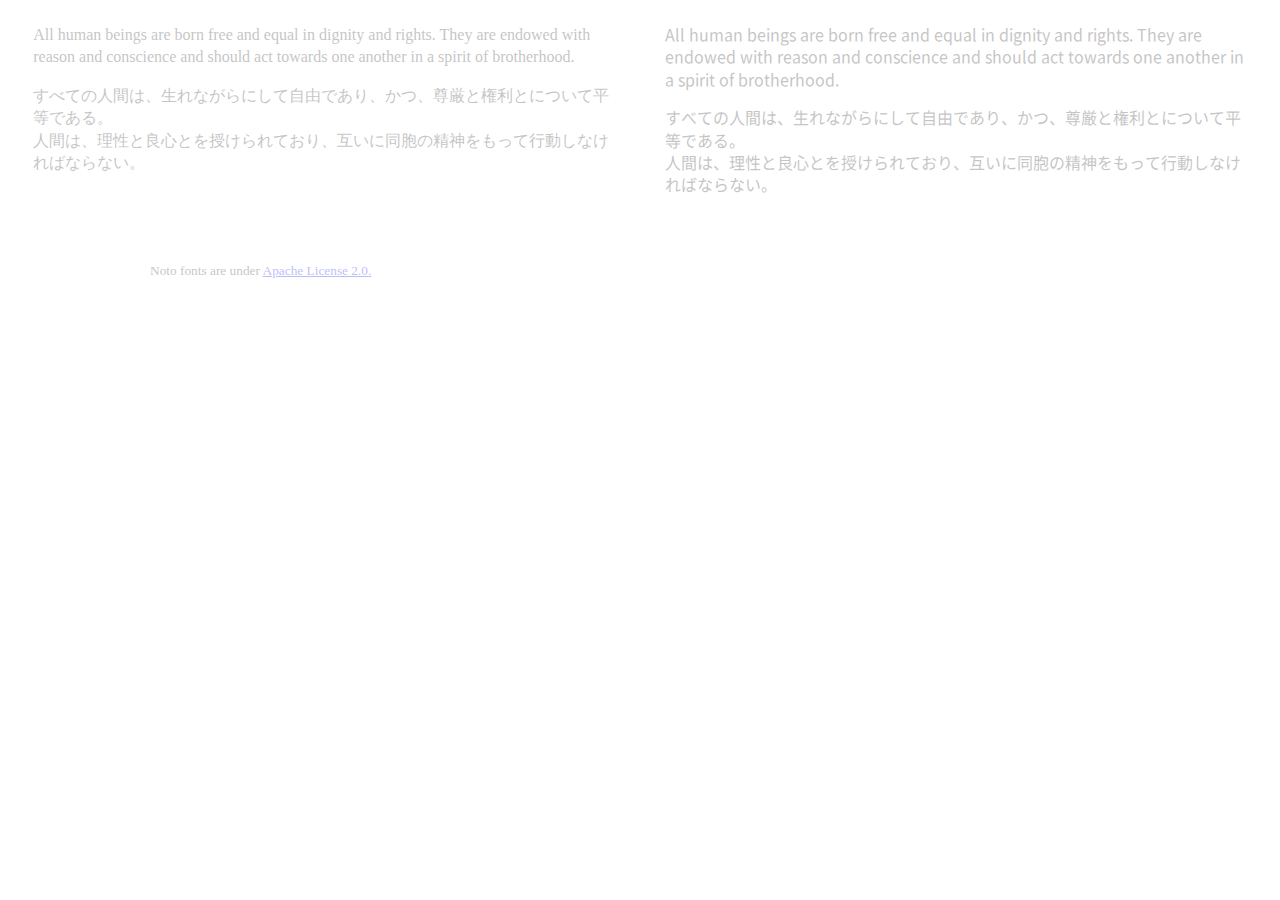
<file: docs/sample/index.html>
<!DOCTYPE html>
<html lang="ja">
<head>
    <meta charset="utf-8">
    <meta http-equiv="X-UA-Compatible" content="IE=edge">
    <title>Noto Sans フォント埋め込みサンプル</title>
    <meta name="viewport" content="width=device-width, initial-scale=1">
    <!--<link rel="stylesheet" href="//fonts.googleapis.com/earlyaccess/notosansjp.css">-->
    <link rel="stylesheet" href="../common/css/dlex.css">
    <link rel="stylesheet" href="../common/css/noto.css">
    <link rel="stylesheet" href="../common/css/main.css">
</head>
<body style="display: none;">
<div class="flx-row">
    <div class="flx-col container sans-serif">
        <p class="regular">All human beings are born free and equal in dignity and rights. They are endowed with reason
            and conscience and should act towards one another in a spirit of brotherhood.</p>
        <p class="regular">すべての人間は、生れながらにして自由であり、かつ、尊厳と権利とについて平等である。<br>人間は、理性と良心とを授けられており、互いに同胞の精神をもって行動しなければならない。</p>

    </div>
    <div class="flx-col container noto-jp">

        <p class="regular">All human beings are born free and equal in dignity and rights. They are endowed with reason
            and conscience and should act towards one another in a spirit of brotherhood.</p>
        <p class="regular">すべての人間は、生れながらにして自由であり、かつ、尊厳と権利とについて平等である。<br>人間は、理性と良心とを授けられており、互いに同胞の精神をもって行動しなければならない。</p>

    </div>
</div>
<div class="container">
    <p> <small>Noto fonts are under <a href="http://www.apache.org/licenses/LICENSE-2.0.html">Apache License 2.0.</a> </small> </p>


<script type="text/javascript" src="https://ajax.googleapis.com/ajax/libs/jquery/1.8.3/jquery.min.js"></script>
<script>
    $(window).load(function(){
        $('body').fadeIn(2000);
    });

</script>
</body>
</html>
</file>
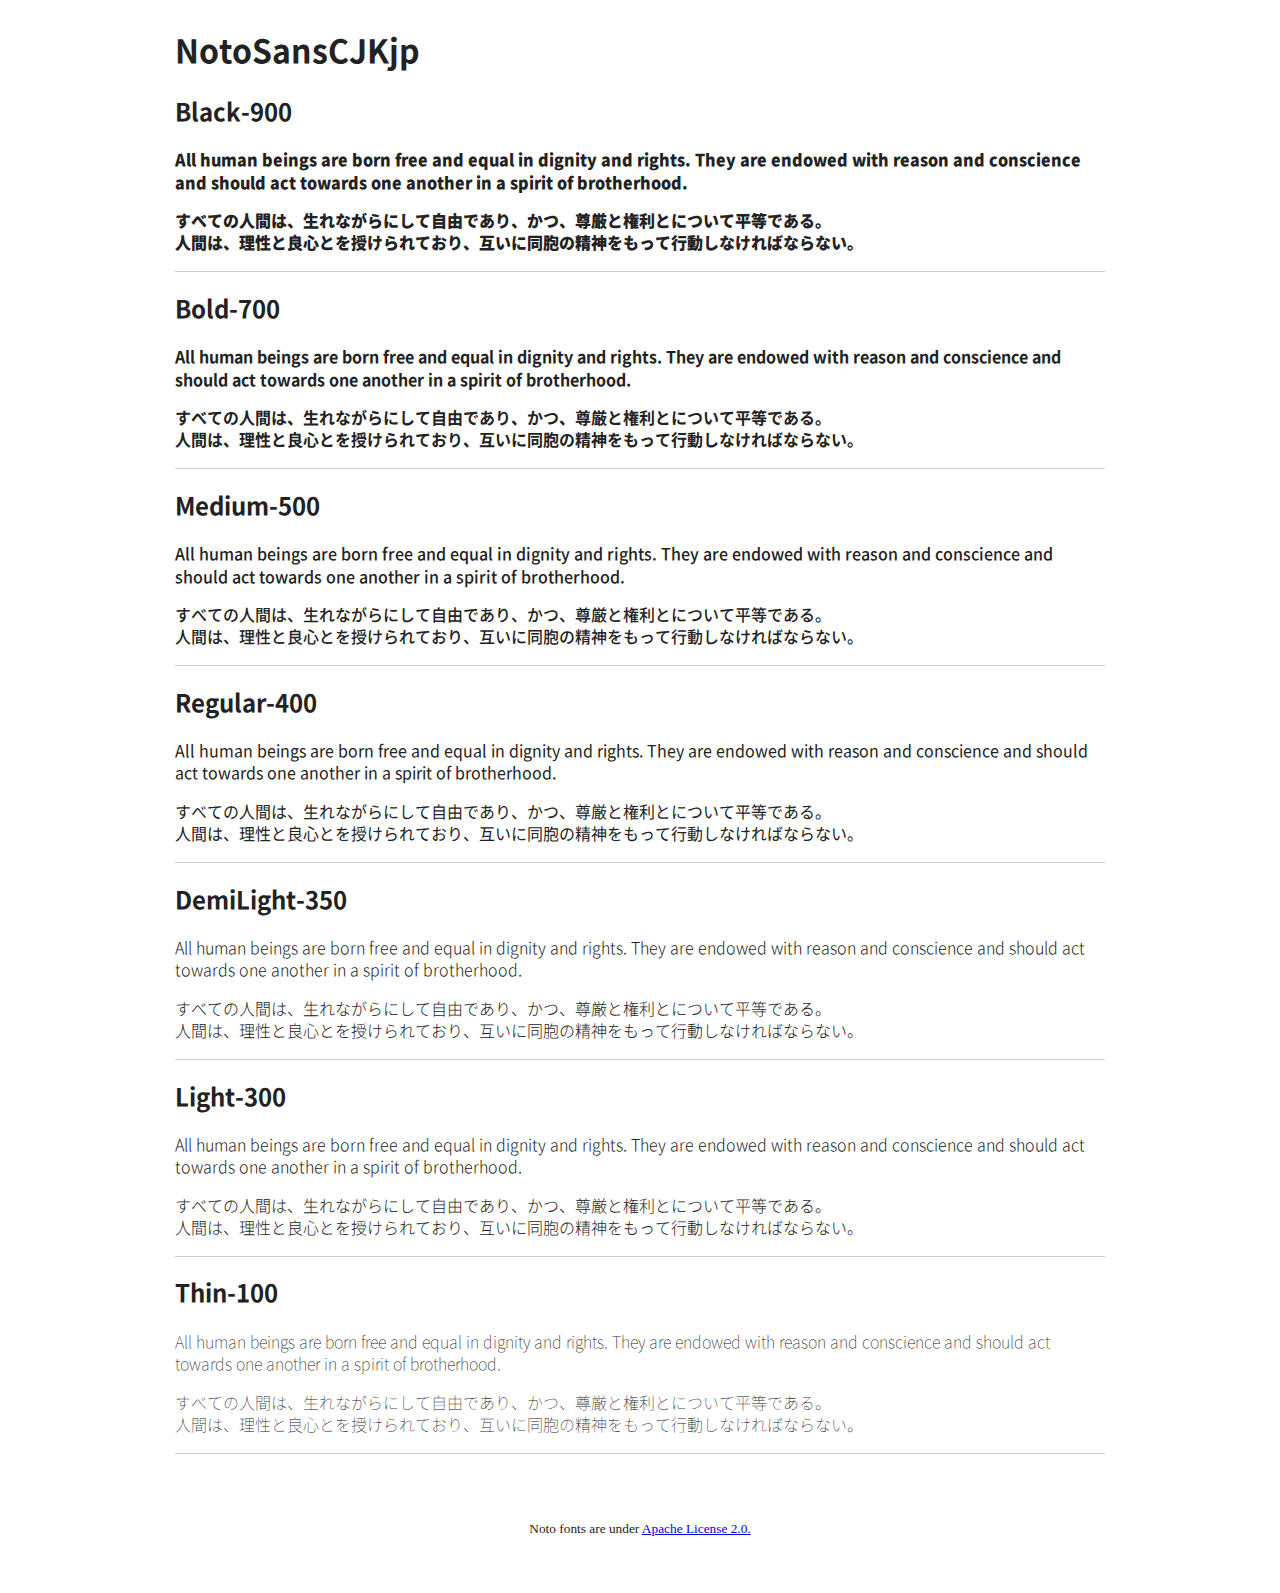
<file: docs/subset/index.html>
<!DOCTYPE html>
<html lang="ja">
<head>
    <meta charset="utf-8">
    <meta http-equiv="X-UA-Compatible" content="IE=edge">
    <title>Noto Sans フォント埋め込みサンプル</title>
    <meta name="viewport" content="width=device-width, initial-scale=1">
    <link rel="stylesheet" href="../common/css/dlex.css">
    <link rel="stylesheet" href="../common/css/noto.css">
    <link rel="stylesheet" href="../common/css/main.css">
</head>
<body class="noto">
<div class="flx-row">
    <div class="flx-col container noto-jp">
        <h1>NotoSansCJKjp</h1>
        <h2>Black-900</h2>
        <p class="black">All human beings are born free and equal in dignity and rights. They are endowed with reason
            and conscience and should act towards one another in a spirit of brotherhood.</p>
        <p class="black">すべての人間は、生れながらにして自由であり、かつ、尊厳と権利とについて平等である。<br>人間は、理性と良心とを授けられており、互いに同胞の精神をもって行動しなければならない。</p>
        <hr>
        <h2>Bold-700</h2>
        <p class="bold">All human beings are born free and equal in dignity and rights. They are endowed with reason and
            conscience and should act towards one another in a spirit of brotherhood.</p>
        <p class="bold">すべての人間は、生れながらにして自由であり、かつ、尊厳と権利とについて平等である。<br>人間は、理性と良心とを授けられており、互いに同胞の精神をもって行動しなければならない。</p>
        <hr>
        <h2>Medium-500</h2>
        <p class="medium">All human beings are born free and equal in dignity and rights. They are endowed with reason
            and conscience and should act towards one another in a spirit of brotherhood.</p>
        <p class="medium">すべての人間は、生れながらにして自由であり、かつ、尊厳と権利とについて平等である。<br>人間は、理性と良心とを授けられており、互いに同胞の精神をもって行動しなければならない。</p>
        <hr>
        <h2>Regular-400</h2>
        <p class="regular">All human beings are born free and equal in dignity and rights. They are endowed with reason
            and conscience and should act towards one another in a spirit of brotherhood.</p>
        <p class="regular">すべての人間は、生れながらにして自由であり、かつ、尊厳と権利とについて平等である。<br>人間は、理性と良心とを授けられており、互いに同胞の精神をもって行動しなければならない。</p>
        <hr>
        <h2>DemiLight-350</h2>
        <p class="demi-light">All human beings are born free and equal in dignity and rights. They are endowed with
            reason and conscience and should act towards one another in a spirit of brotherhood.</p>
        <p class="demi-light">すべての人間は、生れながらにして自由であり、かつ、尊厳と権利とについて平等である。<br>人間は、理性と良心とを授けられており、互いに同胞の精神をもって行動しなければならない。
        </p>
        <hr>
        <h2>Light-300</h2>
        <p class="light">All human beings are born free and equal in dignity and rights. They are endowed with reason
            and conscience and should act towards one another in a spirit of brotherhood.</p>
        <p class="light">すべての人間は、生れながらにして自由であり、かつ、尊厳と権利とについて平等である。<br>人間は、理性と良心とを授けられており、互いに同胞の精神をもって行動しなければならない。</p>
        <hr>
        <h2>Thin-100</h2>
        <p class="thin">All human beings are born free and equal in dignity and rights. They are endowed with reason and
            conscience and should act towards one another in a spirit of brotherhood.</p>
        <p class="thin">すべての人間は、生れながらにして自由であり、かつ、尊厳と権利とについて平等である。<br>人間は、理性と良心とを授けられており、互いに同胞の精神をもって行動しなければならない。</p>
        <hr>

    </div>
</div>
<div class="container cp">
    <p>
        <small>Noto fonts are under <a href="http://www.apache.org/licenses/LICENSE-2.0.html">Apache License 2.0.</a>
        </small>
    </p>
</div>
</body>
</html>
</file>
<file: docs/common/css/dlex.css>
.flx-row {
    box-sizing: border-box;
    display: -webkit-box;
    display: -ms-flexbox;
    display: flex;
    -webkit-box-flex: 0;
    -ms-flex: 0 1 auto;
    flex: 0 1 auto;
    -webkit-box-orient: horizontal;
    -webkit-box-direction: normal;
    -ms-flex-direction: row;
    flex-direction: row;
    -ms-flex-wrap: wrap;
    flex-wrap: wrap; }

.flx-row.reverse {
    -webkit-box-orient: horizontal;
    -webkit-box-direction: reverse;
    -ms-flex-direction: row-reverse;
    flex-direction: row-reverse; }

.flx-col.reverse {
    -webkit-box-orient: vertical;
    -webkit-box-direction: reverse;
    -ms-flex-direction: column-reverse;
    flex-direction: column-reverse; }

.flx-col,
.flx-col-1,
.flx-col-2,
.flx-col-3,
.flx-col-4,
.flx-col-5,
.flx-col-6,
.flx-col-7,
.flx-col-8,
.flx-col-9,
.flx-col-10,
.flx-col-11,
.flx-col-12,
.flx-col-offset-0,
.flx-col-offset-1,
.flx-col-offset-2,
.flx-col-offset-3,
.flx-col-offset-4,
.flx-col-offset-5,
.flx-col-offset-6,
.flx-col-offset-7,
.flx-col-offset-8,
.flx-col-offset-9,
.flx-col-offset-10,
.flx-col-offset-11,
.flx-col-offset-12 {
    box-sizing: border-box;
    -webkit-box-flex: 0;
    -ms-flex: 0 0 auto;
    flex: 0 0 auto; }

.flx-col {
    -webkit-box-flex: 1;
    -ms-flex-positive: 1;
    flex-grow: 1;
    -ms-flex-preferred-size: 0;
    flex-basis: 0;
    max-width: 100%; }

.flx-col-1 {
    -ms-flex-preferred-size: 8.33333333%;
    flex-basis: 8.33333333%;
    max-width: 8.33333333%; }

.flx-col-2 {
    -ms-flex-preferred-size: 16.66666667%;
    flex-basis: 16.66666667%;
    max-width: 16.66666667%; }

.flx-col-3 {
    -ms-flex-preferred-size: 25%;
    flex-basis: 25%;
    max-width: 25%; }

.flx-col-4 {
    -ms-flex-preferred-size: 33.33333333%;
    flex-basis: 33.33333333%;
    max-width: 33.33333333%; }

.flx-col-5 {
    -ms-flex-preferred-size: 41.66666667%;
    flex-basis: 41.66666667%;
    max-width: 41.66666667%; }

.flx-col-6 {
    -ms-flex-preferred-size: 50%;
    flex-basis: 50%;
    max-width: 50%; }

.flx-col-7 {
    -ms-flex-preferred-size: 58.33333333%;
    flex-basis: 58.33333333%;
    max-width: 58.33333333%; }

.flx-col-8 {
    -ms-flex-preferred-size: 66.66666667%;
    flex-basis: 66.66666667%;
    max-width: 66.66666667%; }

.flx-col-9 {
    -ms-flex-preferred-size: 75%;
    flex-basis: 75%;
    max-width: 75%; }

.flx-col-10 {
    -ms-flex-preferred-size: 83.33333333%;
    flex-basis: 83.33333333%;
    max-width: 83.33333333%; }

.flx-col-11 {
    -ms-flex-preferred-size: 91.66666667%;
    flex-basis: 91.66666667%;
    max-width: 91.66666667%; }

.flx-col-12 {
    -ms-flex-preferred-size: 100%;
    flex-basis: 100%;
    max-width: 100%; }

.flx-col-offset-0 {
    margin-left: 0; }

.flx-col-offset-1 {
    margin-left: 8.33333333%; }

.flx-col-offset-2 {
    margin-left: 16.66666667%; }

.flx-col-offset-3 {
    margin-left: 25%; }

.flx-col-offset-4 {
    margin-left: 33.33333333%; }

.flx-col-offset-5 {
    margin-left: 41.66666667%; }

.flx-col-offset-6 {
    margin-left: 50%; }

.flx-col-offset-7 {
    margin-left: 58.33333333%; }

.flx-col-offset-8 {
    margin-left: 66.66666667%; }

.flx-col-offset-9 {
    margin-left: 75%; }

.flx-col-offset-10 {
    margin-left: 83.33333333%; }

.flx-col-offset-11 {
    margin-left: 91.66666667%; }

.flx-start {
    -webkit-box-pack: start;
    -ms-flex-pack: start;
    justify-content: flex-start;
    text-align: start; }

.flx-center {
    -webkit-box-pack: center;
    -ms-flex-pack: center;
    justify-content: center;
    text-align: center; }

.flx-end {
    -webkit-box-pack: end;
    -ms-flex-pack: end;
    justify-content: flex-end;
    text-align: end; }

.flx-top {
    -webkit-box-align: start;
    -ms-flex-align: start;
    align-items: flex-start; }

.flx-middle {
    -webkit-box-align: center;
    -ms-flex-align: center;
    align-items: center; }

.flx-bottom {
    -webkit-box-align: end;
    -ms-flex-align: end;
    align-items: flex-end; }

.flx-around {
    -ms-flex-pack: distribute;
    justify-content: space-around; }

.flx-between {
    -webkit-box-pack: justify;
    -ms-flex-pack: justify;
    justify-content: space-between; }

.flx-first {
    -webkit-box-ordinal-group: 0;
    -ms-flex-order: -1;
    order: -1; }

.flx-last {
    -webkit-box-ordinal-group: 2;
    -ms-flex-order: 1;
    order: 1; }

.flx-auto-ml {
    margin-left: auto; }

.flx-auto-mr {
    margin-right: auto; }

@media only screen and (min-width: 480px) {
    .flx-col-sm,
    .flx-col-sm-1,
    .flx-col-sm-2,
    .flx-col-sm-3,
    .flx-col-sm-4,
    .flx-col-sm-5,
    .flx-col-sm-6,
    .flx-col-sm-7,
    .flx-col-sm-8,
    .flx-col-sm-9,
    .flx-col-sm-10,
    .flx-col-sm-11,
    .flx-col-sm-12,
    .flx-col-sm-offset-0,
    .flx-col-sm-offset-1,
    .flx-col-sm-offset-2,
    .flx-col-sm-offset-3,
    .flx-col-sm-offset-4,
    .flx-col-sm-offset-5,
    .flx-col-sm-offset-6,
    .flx-col-sm-offset-7,
    .flx-col-sm-offset-8,
    .flx-col-sm-offset-9,
    .flx-col-sm-offset-10,
    .flx-col-sm-offset-11,
    .flx-col-sm-offset-12 {
        box-sizing: border-box;
        -webkit-box-flex: 0;
        -ms-flex: 0 0 auto;
        flex: 0 0 auto; }

    .flx-col-sm {
        -webkit-box-flex: 1;
        -ms-flex-positive: 1;
        flex-grow: 1;
        -ms-flex-preferred-size: 0;
        flex-basis: 0;
        max-width: 100%; }

    .flx-col-sm-1 {
        -ms-flex-preferred-size: 8.33333333%;
        flex-basis: 8.33333333%;
        max-width: 8.33333333%; }

    .flx-col-sm-2 {
        -ms-flex-preferred-size: 16.66666667%;
        flex-basis: 16.66666667%;
        max-width: 16.66666667%; }

    .flx-col-sm-3 {
        -ms-flex-preferred-size: 25%;
        flex-basis: 25%;
        max-width: 25%; }

    .flx-col-sm-4 {
        -ms-flex-preferred-size: 33.33333333%;
        flex-basis: 33.33333333%;
        max-width: 33.33333333%; }

    .flx-col-sm-5 {
        -ms-flex-preferred-size: 41.66666667%;
        flex-basis: 41.66666667%;
        max-width: 41.66666667%; }

    .flx-col-sm-6 {
        -ms-flex-preferred-size: 50%;
        flex-basis: 50%;
        max-width: 50%; }

    .flx-col-sm-7 {
        -ms-flex-preferred-size: 58.33333333%;
        flex-basis: 58.33333333%;
        max-width: 58.33333333%; }

    .flx-col-sm-8 {
        -ms-flex-preferred-size: 66.66666667%;
        flex-basis: 66.66666667%;
        max-width: 66.66666667%; }

    .flx-col-sm-9 {
        -ms-flex-preferred-size: 75%;
        flex-basis: 75%;
        max-width: 75%; }

    .flx-col-sm-10 {
        -ms-flex-preferred-size: 83.33333333%;
        flex-basis: 83.33333333%;
        max-width: 83.33333333%; }

    .flx-col-sm-11 {
        -ms-flex-preferred-size: 91.66666667%;
        flex-basis: 91.66666667%;
        max-width: 91.66666667%; }

    .flx-col-sm-12 {
        -ms-flex-preferred-size: 100%;
        flex-basis: 100%;
        max-width: 100%; }

    .flx-col-sm-offset-0 {
        margin-left: 0; }

    .flx-col-sm-offset-1 {
        margin-left: 8.33333333%; }

    .flx-col-sm-offset-2 {
        margin-left: 16.66666667%; }

    .flx-col-sm-offset-3 {
        margin-left: 25%; }

    .flx-col-sm-offset-4 {
        margin-left: 33.33333333%; }

    .flx-col-sm-offset-5 {
        margin-left: 41.66666667%; }

    .flx-col-sm-offset-6 {
        margin-left: 50%; }

    .flx-col-sm-offset-7 {
        margin-left: 58.33333333%; }

    .flx-col-sm-offset-8 {
        margin-left: 66.66666667%; }

    .flx-col-sm-offset-9 {
        margin-left: 75%; }

    .flx-col-sm-offset-10 {
        margin-left: 83.33333333%; }

    .flx-col-sm-offset-11 {
        margin-left: 91.66666667%; }

    .flx-start-sm {
        -webkit-box-pack: start;
        -ms-flex-pack: start;
        justify-content: flex-start;
        text-align: start; }

    .flx-center-sm {
        -webkit-box-pack: center;
        -ms-flex-pack: center;
        justify-content: center;
        text-align: center; }

    .flx-end-sm {
        -webkit-box-pack: end;
        -ms-flex-pack: end;
        justify-content: flex-end;
        text-align: end; }

    .flx-top-sm {
        -webkit-box-align: start;
        -ms-flex-align: start;
        align-items: flex-start; }

    .flx-middle-sm {
        -webkit-box-align: center;
        -ms-flex-align: center;
        align-items: center; }

    .flx-bottom-sm {
        -webkit-box-align: end;
        -ms-flex-align: end;
        align-items: flex-end; }

    .flx-around-sm {
        -ms-flex-pack: distribute;
        justify-content: space-around; }

    .flx-between-sm {
        -webkit-box-pack: justify;
        -ms-flex-pack: justify;
        justify-content: space-between; }

    .flx-first-sm {
        -webkit-box-ordinal-group: 0;
        -ms-flex-order: -1;
        order: -1; }

    .flx-last-sm {
        -webkit-box-ordinal-group: 2;
        -ms-flex-order: 1;
        order: 1; }

    .flx-auto-ml-sm {
        margin-left: auto; }

    .flx-auto-mr-sm {
        margin-right: auto; } }
@media only screen and (min-width: 767px) {
    .flx-col-md,
    .flx-col-md-1,
    .flx-col-md-2,
    .flx-col-md-3,
    .flx-col-md-4,
    .flx-col-md-5,
    .flx-col-md-6,
    .flx-col-md-7,
    .flx-col-md-8,
    .flx-col-md-9,
    .flx-col-md-10,
    .flx-col-md-11,
    .flx-col-md-12,
    .flx-col-md-offset-0,
    .flx-col-md-offset-1,
    .flx-col-md-offset-2,
    .flx-col-md-offset-3,
    .flx-col-md-offset-4,
    .flx-col-md-offset-5,
    .flx-col-md-offset-6,
    .flx-col-md-offset-7,
    .flx-col-md-offset-8,
    .flx-col-md-offset-9,
    .flx-col-md-offset-10,
    .flx-col-md-offset-11,
    .flx-col-md-offset-12 {
        box-sizing: border-box;
        -webkit-box-flex: 0;
        -ms-flex: 0 0 auto;
        flex: 0 0 auto; }

    .flx-col-md {
        -webkit-box-flex: 1;
        -ms-flex-positive: 1;
        flex-grow: 1;
        -ms-flex-preferred-size: 0;
        flex-basis: 0;
        max-width: 100%; }

    .flx-col-md-1 {
        -ms-flex-preferred-size: 8.33333333%;
        flex-basis: 8.33333333%;
        max-width: 8.33333333%; }

    .flx-col-md-2 {
        -ms-flex-preferred-size: 16.66666667%;
        flex-basis: 16.66666667%;
        max-width: 16.66666667%; }

    .flx-col-md-3 {
        -ms-flex-preferred-size: 25%;
        flex-basis: 25%;
        max-width: 25%; }

    .flx-col-md-4 {
        -ms-flex-preferred-size: 33.33333333%;
        flex-basis: 33.33333333%;
        max-width: 33.33333333%; }

    .flx-col-md-5 {
        -ms-flex-preferred-size: 41.66666667%;
        flex-basis: 41.66666667%;
        max-width: 41.66666667%; }

    .flx-col-md-6 {
        -ms-flex-preferred-size: 50%;
        flex-basis: 50%;
        max-width: 50%; }

    .flx-col-md-7 {
        -ms-flex-preferred-size: 58.33333333%;
        flex-basis: 58.33333333%;
        max-width: 58.33333333%; }

    .flx-col-md-8 {
        -ms-flex-preferred-size: 66.66666667%;
        flex-basis: 66.66666667%;
        max-width: 66.66666667%; }

    .flx-col-md-9 {
        -ms-flex-preferred-size: 75%;
        flex-basis: 75%;
        max-width: 75%; }

    .flx-col-md-10 {
        -ms-flex-preferred-size: 83.33333333%;
        flex-basis: 83.33333333%;
        max-width: 83.33333333%; }

    .flx-col-md-11 {
        -ms-flex-preferred-size: 91.66666667%;
        flex-basis: 91.66666667%;
        max-width: 91.66666667%; }

    .flx-col-md-12 {
        -ms-flex-preferred-size: 100%;
        flex-basis: 100%;
        max-width: 100%; }

    .flx-col-md-offset-0 {
        margin-left: 0; }

    .flx-col-md-offset-1 {
        margin-left: 8.33333333%; }

    .flx-col-md-offset-2 {
        margin-left: 16.66666667%; }

    .flx-col-md-offset-3 {
        margin-left: 25%; }

    .flx-col-md-offset-4 {
        margin-left: 33.33333333%; }

    .flx-col-md-offset-5 {
        margin-left: 41.66666667%; }

    .flx-col-md-offset-6 {
        margin-left: 50%; }

    .flx-col-md-offset-7 {
        margin-left: 58.33333333%; }

    .flx-col-md-offset-8 {
        margin-left: 66.66666667%; }

    .flx-col-md-offset-9 {
        margin-left: 75%; }

    .flx-col-md-offset-10 {
        margin-left: 83.33333333%; }

    .flx-col-md-offset-11 {
        margin-left: 91.66666667%; }

    .flx-start-md {
        -webkit-box-pack: start;
        -ms-flex-pack: start;
        justify-content: flex-start;
        text-align: start; }

    .flx-center-md {
        -webkit-box-pack: center;
        -ms-flex-pack: center;
        justify-content: center;
        text-align: center; }

    .flx-end-md {
        -webkit-box-pack: end;
        -ms-flex-pack: end;
        justify-content: flex-end;
        text-align: end; }

    .flx-top-md {
        -webkit-box-align: start;
        -ms-flex-align: start;
        align-items: flex-start; }

    .flx-middle-md {
        -webkit-box-align: center;
        -ms-flex-align: center;
        align-items: center; }

    .flx-bottom-md {
        -webkit-box-align: end;
        -ms-flex-align: end;
        align-items: flex-end; }

    .flx-around-md {
        -ms-flex-pack: distribute;
        justify-content: space-around; }

    .flx-between-md {
        -webkit-box-pack: justify;
        -ms-flex-pack: justify;
        justify-content: space-between; }

    .flx-first-md {
        -webkit-box-ordinal-group: 0;
        -ms-flex-order: -1;
        order: -1; }

    .flx-last-md {
        -webkit-box-ordinal-group: 2;
        -ms-flex-order: 1;
        order: 1; }

    .flx-auto-ml-md {
        margin-left: auto; }

    .flx-auto-mr-md {
        margin-right: auto; } }
@media only screen and (min-width: 960px) {
    .flx-col-lg,
    .flx-col-lg-1,
    .flx-col-lg-2,
    .flx-col-lg-3,
    .flx-col-lg-4,
    .flx-col-lg-5,
    .flx-col-lg-6,
    .flx-col-lg-7,
    .flx-col-lg-8,
    .flx-col-lg-9,
    .flx-col-lg-10,
    .flx-col-lg-11,
    .flx-col-lg-12,
    .flx-col-lg-offset-0,
    .flx-col-lg-offset-1,
    .flx-col-lg-offset-2,
    .flx-col-lg-offset-3,
    .flx-col-lg-offset-4,
    .flx-col-lg-offset-5,
    .flx-col-lg-offset-6,
    .flx-col-lg-offset-7,
    .flx-col-lg-offset-8,
    .flx-col-lg-offset-9,
    .flx-col-lg-offset-10,
    .flx-col-lg-offset-11,
    .flx-col-lg-offset-12 {
        box-sizing: border-box;
        -webkit-box-flex: 0;
        -ms-flex: 0 0 auto;
        flex: 0 0 auto; }

    .flx-col-lg {
        -webkit-box-flex: 1;
        -ms-flex-positive: 1;
        flex-grow: 1;
        -ms-flex-preferred-size: 0;
        flex-basis: 0;
        max-width: 100%; }

    .flx-col-lg-1 {
        -ms-flex-preferred-size: 8.33333333%;
        flex-basis: 8.33333333%;
        max-width: 8.33333333%; }

    .flx-col-lg-2 {
        -ms-flex-preferred-size: 16.66666667%;
        flex-basis: 16.66666667%;
        max-width: 16.66666667%; }

    .flx-col-lg-3 {
        -ms-flex-preferred-size: 25%;
        flex-basis: 25%;
        max-width: 25%; }

    .flx-col-lg-4 {
        -ms-flex-preferred-size: 33.33333333%;
        flex-basis: 33.33333333%;
        max-width: 33.33333333%; }

    .flx-col-lg-5 {
        -ms-flex-preferred-size: 41.66666667%;
        flex-basis: 41.66666667%;
        max-width: 41.66666667%; }

    .flx-col-lg-6 {
        -ms-flex-preferred-size: 50%;
        flex-basis: 50%;
        max-width: 50%; }

    .flx-col-lg-7 {
        -ms-flex-preferred-size: 58.33333333%;
        flex-basis: 58.33333333%;
        max-width: 58.33333333%; }

    .flx-col-lg-8 {
        -ms-flex-preferred-size: 66.66666667%;
        flex-basis: 66.66666667%;
        max-width: 66.66666667%; }

    .flx-col-lg-9 {
        -ms-flex-preferred-size: 75%;
        flex-basis: 75%;
        max-width: 75%; }

    .flx-col-lg-10 {
        -ms-flex-preferred-size: 83.33333333%;
        flex-basis: 83.33333333%;
        max-width: 83.33333333%; }

    .flx-col-lg-11 {
        -ms-flex-preferred-size: 91.66666667%;
        flex-basis: 91.66666667%;
        max-width: 91.66666667%; }

    .flx-col-lg-12 {
        -ms-flex-preferred-size: 100%;
        flex-basis: 100%;
        max-width: 100%; }

    .flx-col-lg-offset-0 {
        margin-left: 0; }

    .flx-col-lg-offset-1 {
        margin-left: 8.33333333%; }

    .flx-col-lg-offset-2 {
        margin-left: 16.66666667%; }

    .flx-col-lg-offset-3 {
        margin-left: 25%; }

    .flx-col-lg-offset-4 {
        margin-left: 33.33333333%; }

    .flx-col-lg-offset-5 {
        margin-left: 41.66666667%; }

    .flx-col-lg-offset-6 {
        margin-left: 50%; }

    .flx-col-lg-offset-7 {
        margin-left: 58.33333333%; }

    .flx-col-lg-offset-8 {
        margin-left: 66.66666667%; }

    .flx-col-lg-offset-9 {
        margin-left: 75%; }

    .flx-col-lg-offset-10 {
        margin-left: 83.33333333%; }

    .flx-col-lg-offset-11 {
        margin-left: 91.66666667%; }

    .flx-start-lg {
        -webkit-box-pack: start;
        -ms-flex-pack: start;
        justify-content: flex-start;
        text-align: start; }

    .flx-center-lg {
        -webkit-box-pack: center;
        -ms-flex-pack: center;
        justify-content: center;
        text-align: center; }

    .flx-end-lg {
        -webkit-box-pack: end;
        -ms-flex-pack: end;
        justify-content: flex-end;
        text-align: end; }

    .flx-top-lg {
        -webkit-box-align: start;
        -ms-flex-align: start;
        align-items: flex-start; }

    .flx-middle-lg {
        -webkit-box-align: center;
        -ms-flex-align: center;
        align-items: center; }

    .flx-bottom-lg {
        -webkit-box-align: end;
        -ms-flex-align: end;
        align-items: flex-end; }

    .flx-around-lg {
        -ms-flex-pack: distribute;
        justify-content: space-around; }

    .flx-between-lg {
        -webkit-box-pack: justify;
        -ms-flex-pack: justify;
        justify-content: space-between; }

    .flx-first-lg {
        -webkit-box-ordinal-group: 0;
        -ms-flex-order: -1;
        order: -1; }

    .flx-last-lg {
        -webkit-box-ordinal-group: 2;
        -ms-flex-order: 1;
        order: 1; }

    .flx-auto-ml-lg {
        margin-left: auto; }

    .flx-auto-mr-lg {
        margin-right: auto; } }
</file>
<file: docs/common/css/noto.css>
@font-face {
    font-family: 'Noto Sans Japanese';
    font-style: normal;
    font-weight: 100;
    src: url('../font/NotoSansCJKjp-Thin.eot'); /* IE9 Compat Modes */
    src: url('../font/NotoSansCJKjp-Thin.eot?#iefix') format('embedded-opentype'), /* IE6-IE8 */
    url('../font/NotoSansCJKjp-Thin.woff') format('woff'), /* Modern Browsers */
    url('../font/NotoSansCJKjp-Thin.ttf')  format('truetype'); /* Safari, Android, iOS */
}

@font-face {
    font-family: 'Noto Sans Japanese';
    font-style: normal;
    font-weight: 200;
    src: url('../font/NotoSansCJKjp-Light.eot');
    src: url('../font/NotoSansCJKjp-Light.eot?#iefix') format('embedded-opentype'),
    url('../font/NotoSansCJKjp-Light.woff') format('woff'),
    url('../font/NotoSansCJKjp-Light.ttf')  format('truetype');
}
@font-face {

    font-style: normal;
    font-weight: 300;
    src: url('../font/NotoSansCJKjp-DemiLight.eot');
    src: url('../font/NotoSansCJKjp-DemiLight.eot?#iefix') format('embedded-opentype'),
    url('../font/NotoSansCJKjp-DemiLight.woff') format('woff'),
    url('../font/NotoSansCJKjp-DemiLight.ttf')  format('truetype');
}
@font-face {
    font-family: 'Noto Sans Japanese';
    font-style: normal;
    font-weight: 400;
    src: url('../font/NotoSansCJKjp-Regular.eot');
    src: url('../font/NotoSansCJKjp-Regular.eot?#iefix') format('embedded-opentype'),
    url('../font/NotoSansCJKjp-Regular.woff') format('woff'),
    url('../font/NotoSansCJKjp-Regular.ttf')  format('truetype');
}
@font-face {
    font-family: 'Noto Sans Japanese';
    font-style: normal;
    font-weight: 500;
    src: url('../font/NotoSansCJKjp-Medium.eot');
    src: url('../font/NotoSansCJKjp-Medium.eot?#iefix') format('embedded-opentype'),
    url('../font/NotoSansCJKjp-Medium.woff') format('woff'),
    url('../font/NotoSansCJKjp-Medium.ttf')  format('truetype');
}
@font-face {
    font-family: 'Noto Sans Japanese';
    font-style: normal;
    font-weight: 700;
    src: url('../font/NotoSansCJKjp-Bold.eot');
    src: url('../font/NotoSansCJKjp-Bold.eot?#iefix') format('embedded-opentype'),
    url('../font/NotoSansCJKjp-Bold.woff') format('woff'),
    url('../font/NotoSansCJKjp-Bold.ttf')  format('truetype');
}
@font-face {
    font-family: 'Noto Sans Japanese';
    font-style: normal;
    font-weight: 900;
    src: url('../font/NotoSansCJKjp-Black.eot');
    src: url('../font/NotoSansCJKjp-Black.eot?#iefix') format('embedded-opentype'),
    url('../font/NotoSansCJKjp-Black.woff') format('woff'),
    url('../font/NotoSansCJKjp-Black.ttf')  format('truetype');
}
</file>
<file: docs/common/css/main.css>
/*! HTML5 Boilerplate v4.3.0 | MIT License | http://h5bp.com/ */

/*
 * What follows is the result of much research on cross-browser styling.
 * Credit left inline and big thanks to Nicolas Gallagher, Jonathan Neal,
 * Kroc Camen, and the H5BP dev community and team.
 */

/* ==========================================================================
   Base styles: opinionated defaults
   ========================================================================== */

html,
button,
input,
select,
textarea {
    color: #222;
}

html {
    font-size: 1em;
    line-height: 1.4;
}

/*
 * Remove text-shadow in selection highlight: h5bp.com/i
 * These selection rule sets have to be separate.
 * Customize the background color to match your design.
 */

::-moz-selection {
    background: #b3d4fc;
    text-shadow: none;
}

::selection {
    background: #b3d4fc;
    text-shadow: none;
}

/*
 * A better looking default horizontal rule
 */

hr {
    display: block;
    height: 1px;
    border: 0;
    border-top: 1px solid #ccc;
    margin: 1em 0;
    padding: 0;
}

/*
 * Remove the gap between images, videos, audio and canvas and the bottom of
 * their containers: h5bp.com/i/440
 */

audio,
canvas,
img,
video {
    vertical-align: middle;
}

/*
 * Remove default fieldset styles.
 */

fieldset {
    border: 0;
    margin: 0;
    padding: 0;
}

/*
 * Allow only vertical resizing of textareas.
 */

textarea {
    resize: vertical;
}

/* ==========================================================================
   Browse Happy prompt
   ========================================================================== */

.browsehappy {
    margin: 0.2em 0;
    background: #ccc;
    color: #000;
    padding: 0.2em 0;
}

/* ==========================================================================
   Author's custom styles
   ========================================================================== */
.container {
    max-width: 980px;
    margin: 0 auto 0 auto;
    padding-bottom: 30px;
    padding-left:2%;
    padding-right:2%;
}

.noto-jp {
    font-family: 'Noto Sans Japanese' !important;
}
.noto-kr {
    font-family: 'Noto Sans KR'!important;
}
.noto-sc {
    font-family: 'Noto Sans SC'!important;
}
.sans-serif{
    font-family: 'sans-serif';
}

.thin {
    font-weight: 100;
}

.light {
    font-weight: 200;
}

.demi-light {
    font-weight: 300;
}

.regular {
    font-weight: 400;
}

.medium {
    font-weight: 500;
}

.bold {
    font-weight: 700;
}

.black {
    font-weight: 900;
}
.cp{
    text-align: center;
}

/* ==========================================================================
   Helper classes
   ========================================================================== */

/*
 * Image replacement
 */

.ir {
    background-color: transparent;
    border: 0;
    overflow: hidden;
    /* IE 6/7 fallback */
    *text-indent: -9999px;
}

.ir:before {
    content: "";
    display: block;
    width: 0;
    height: 150%;
}

/*
 * Hide from both screenreaders and browsers: h5bp.com/u
 */

.hidden {
    display: none !important;
    visibility: hidden;
}

/*
 * Hide only visually, but have it available for screenreaders: h5bp.com/v
 */

.visuallyhidden {
    border: 0;
    clip: rect(0 0 0 0);
    height: 1px;
    margin: -1px;
    overflow: hidden;
    padding: 0;
    position: absolute;
    width: 1px;
}

/*
 * Extends the .visuallyhidden class to allow the element to be focusable
 * when navigated to via the keyboard: h5bp.com/p
 */

.visuallyhidden.focusable:active,
.visuallyhidden.focusable:focus {
    clip: auto;
    height: auto;
    margin: 0;
    overflow: visible;
    position: static;
    width: auto;
}

/*
 * Hide visually and from screenreaders, but maintain layout
 */

.invisible {
    visibility: hidden;
}

/*
 * Clearfix: contain floats
 *
 * For modern browsers
 * 1. The space content is one way to avoid an Opera bug when the
 *    `contenteditable` attribute is included anywhere else in the document.
 *    Otherwise it causes space to appear at the top and bottom of elements
 *    that receive the `clearfix` class.
 * 2. The use of `table` rather than `block` is only necessary if using
 *    `:before` to contain the top-margins of child elements.
 */

.clearfix:before,
.clearfix:after {
    content: " "; /* 1 */
    display: table; /* 2 */
}

.clearfix:after {
    clear: both;
}

/*
 * For IE 6/7 only
 * Include this rule to trigger hasLayout and contain floats.
 */

.clearfix {
    *zoom: 1;
}

/* ==========================================================================
   EXAMPLE Media Queries for Responsive Design.
   These examples override the primary ('mobile first') styles.
   Modify as content requires.
   ========================================================================== */

@media only screen and (min-width: 35em) {
    /* Style adjustments for viewports that meet the condition */
}

@media print,
       (-o-min-device-pixel-ratio: 5/4),
       (-webkit-min-device-pixel-ratio: 1.25),
       (min-resolution: 120dpi) {
    /* Style adjustments for high resolution devices */
}

/* ==========================================================================
   Print styles.
   Inlined to avoid required HTTP connection: h5bp.com/r
   ========================================================================== */

@media print {
    * {
        background: transparent !important;
        color: #000 !important; /* Black prints faster: h5bp.com/s */
        box-shadow: none !important;
        text-shadow: none !important;
    }

    a,
    a:visited {
        text-decoration: underline;
    }

    a[href]:after {
        content: " (" attr(href) ")";
    }

    abbr[title]:after {
        content: " (" attr(title) ")";
    }

    /*
     * Don't show links for images, or javascript/internal links
     */

    .ir a:after,
    a[href^="javascript:"]:after,
    a[href^="#"]:after {
        content: "";
    }

    pre,
    blockquote {
        border: 1px solid #999;
        page-break-inside: avoid;
    }

    thead {
        display: table-header-group; /* h5bp.com/t */
    }

    tr,
    img {
        page-break-inside: avoid;
    }

    img {
        max-width: 100% !important;
    }

    @page {
        margin: 0.5cm;
    }

    p,
    h2,
    h3 {
        orphans: 3;
        widows: 3;
    }

    h2,
    h3 {
        page-break-after: avoid;
    }
}
</file>
